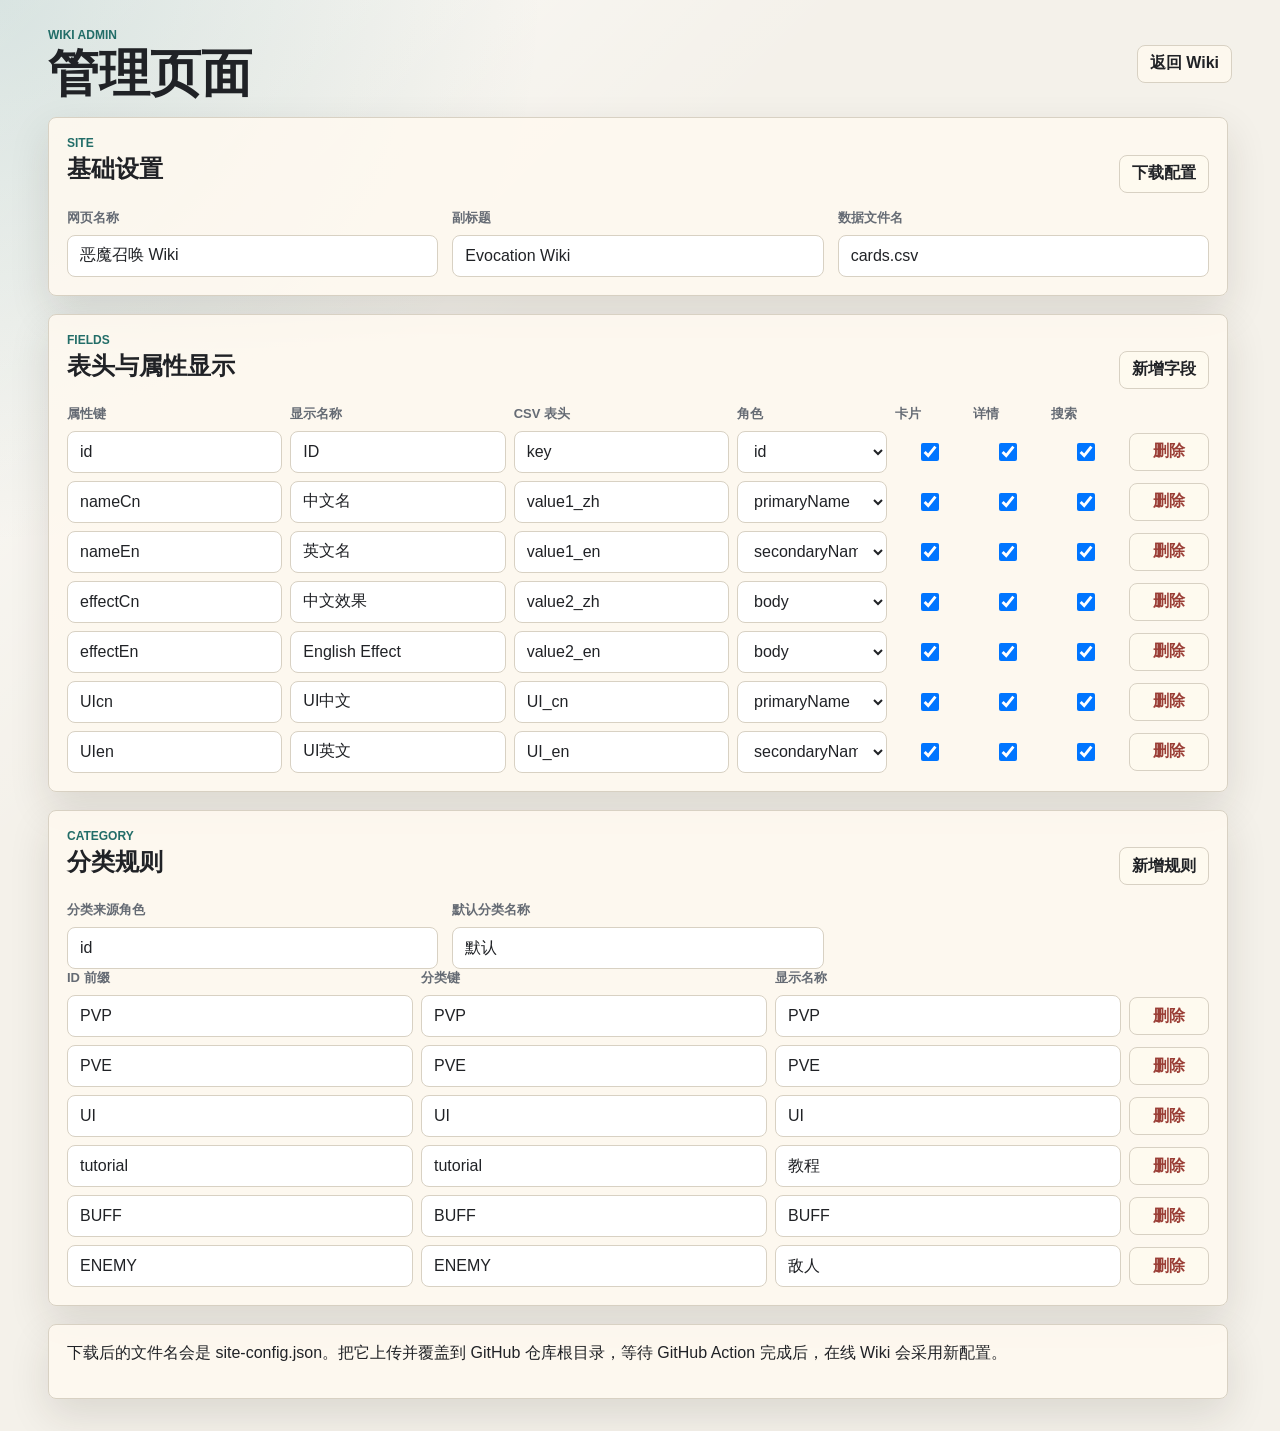
<file: admin.html>
<!doctype html>
<html lang="zh-CN">
  <head>
    <meta charset="utf-8">
    <meta name="viewport" content="width=device-width, initial-scale=1">
    <title>Wiki 管理</title>
    <link rel="stylesheet" href="styles.css">
  </head>
  <body>
    <header class="topbar">
      <div>
        <p class="eyebrow">Wiki Admin</p>
        <h1>管理页面</h1>
      </div>
      <div class="header-actions">
        <a class="text-button" href="index.html">返回 Wiki</a>
      </div>
    </header>

    <main class="admin-shell">
      <section class="content admin-panel">
        <div class="list-head">
          <div>
            <p class="eyebrow">Site</p>
            <h2>基础设置</h2>
          </div>
          <button class="text-button" id="downloadConfig" type="button">下载配置</button>
        </div>

        <div class="form-grid">
          <label>
            <span>网页名称</span>
            <input id="siteNameInput" type="text">
          </label>
          <label>
            <span>副标题</span>
            <input id="taglineInput" type="text">
          </label>
          <label>
            <span>数据文件名</span>
            <input id="dataFileInput" type="text">
          </label>
        </div>
      </section>

      <section class="content admin-panel">
        <div class="list-head">
          <div>
            <p class="eyebrow">Fields</p>
            <h2>表头与属性显示</h2>
          </div>
          <button class="text-button" id="addField" type="button">新增字段</button>
        </div>
        <div class="field-table" id="fieldTable"></div>
      </section>

      <section class="content admin-panel">
        <div class="list-head">
          <div>
            <p class="eyebrow">Category</p>
            <h2>分类规则</h2>
          </div>
          <button class="text-button" id="addRule" type="button">新增规则</button>
        </div>
        <div class="form-grid">
          <label>
            <span>分类来源角色</span>
            <input id="categorySourceInput" type="text" placeholder="id">
          </label>
          <label>
            <span>默认分类名称</span>
            <input id="defaultCategoryInput" type="text">
          </label>
        </div>
        <div class="rule-table" id="ruleTable"></div>
      </section>

      <section class="content admin-panel">
        <p class="status">
          下载后的文件名会是 site-config.json。把它上传并覆盖到 GitHub 仓库根目录，等待 GitHub Action 完成后，在线 Wiki 会采用新配置。
        </p>
      </section>
    </main>

    <script src="admin.js"></script>
  </body>
</html>
</file>
<file: styles.css>
:root {
  --bg: #f4f1ea;
  --ink: #202226;
  --muted: #656b74;
  --line: #d8d1c3;
  --panel: #fffaf0;
  --panel-strong: #f0e5d2;
  --accent: #226d68;
  --accent-strong: #184f4b;
  --gold: #b9842b;
  --red: #9a3d35;
  --shadow: 0 16px 40px rgba(41, 33, 23, 0.12);
}

* {
  box-sizing: border-box;
}

body {
  margin: 0;
  min-height: 100vh;
  background:
    radial-gradient(circle at top left, rgba(34, 109, 104, 0.16), transparent 34rem),
    linear-gradient(135deg, rgba(255, 255, 255, 0.72), transparent 38rem),
    var(--bg);
  color: var(--ink);
  font-family: "Segoe UI", "Microsoft YaHei", Arial, sans-serif;
}

button,
input,
select {
  font: inherit;
}

.topbar {
  min-height: 112px;
  display: flex;
  align-items: center;
  justify-content: space-between;
  gap: 24px;
  padding: 28px clamp(18px, 4vw, 48px) 18px;
}

.eyebrow {
  margin: 0 0 6px;
  color: var(--accent);
  font-size: 12px;
  font-weight: 800;
  letter-spacing: 0;
  text-transform: uppercase;
}

h1,
h2,
p {
  margin-top: 0;
}

h1 {
  margin-bottom: 0;
  font-size: clamp(32px, 4vw, 56px);
  line-height: 1;
}

.header-actions,
.segments {
  display: flex;
  flex-wrap: wrap;
  gap: 8px;
}

.icon-button,
.segments button,
.text-button {
  border: 1px solid var(--line);
  background: rgba(255, 250, 240, 0.82);
  color: var(--ink);
  min-height: 38px;
  border-radius: 8px;
  padding: 0 12px;
  cursor: pointer;
  transition: transform 140ms ease, background 140ms ease, border-color 140ms ease;
}

.icon-button {
  width: 46px;
  padding: 0;
  font-weight: 800;
}

.icon-button:hover,
.segments button:hover,
.text-button:hover,
select:hover {
  transform: translateY(-1px);
  border-color: var(--accent);
}

.icon-button.active,
.segments button.active {
  background: var(--accent);
  border-color: var(--accent);
  color: white;
}

.text-button {
  display: inline-grid;
  place-items: center;
  min-height: 38px;
  text-decoration: none;
  font-weight: 800;
}

.text-button:disabled {
  cursor: not-allowed;
  opacity: 0.55;
}

.text-button.danger {
  color: var(--red);
}

.shell {
  display: grid;
  grid-template-columns: minmax(220px, 280px) minmax(0, 1fr) minmax(260px, 340px);
  gap: 18px;
  padding: 0 clamp(18px, 4vw, 48px) 32px;
}

.admin-shell {
  display: grid;
  gap: 18px;
  padding: 0 clamp(18px, 4vw, 48px) 32px;
}

.admin-panel {
  max-width: 1180px;
}

.panel,
.content {
  border: 1px solid var(--line);
  background: rgba(255, 250, 240, 0.86);
  box-shadow: var(--shadow);
}

.panel {
  border-radius: 8px;
  padding: 18px;
}

.filters,
.detail {
  align-self: start;
  position: sticky;
  top: 16px;
}

.filters section + section {
  margin-top: 22px;
}

.filters h2,
.list-head h2,
.detail h2 {
  margin-bottom: 10px;
  line-height: 1.1;
}

.search span,
.effect-box span,
.meta-box span,
.form-grid span {
  display: block;
  margin-bottom: 8px;
  color: var(--muted);
  font-size: 13px;
  font-weight: 700;
}

input,
select {
  width: 100%;
  min-height: 42px;
  border: 1px solid var(--line);
  border-radius: 8px;
  background: white;
  color: var(--ink);
  padding: 0 12px;
}

input:focus,
select:focus,
button:focus-visible {
  outline: 3px solid rgba(34, 109, 104, 0.22);
  outline-offset: 2px;
}

.stats,
.meta {
  margin: 0;
}

.stats div,
.meta div {
  display: flex;
  justify-content: space-between;
  gap: 12px;
  padding: 10px 0;
  border-bottom: 1px solid var(--line);
}

.stats dt,
.meta dt {
  color: var(--muted);
}

.stats dd,
.meta dd {
  margin: 0;
  font-weight: 800;
  text-align: right;
}

.content {
  border-radius: 8px;
  min-width: 0;
  padding: 18px;
}

.list-head {
  display: flex;
  align-items: end;
  justify-content: space-between;
  gap: 16px;
  margin-bottom: 16px;
}

.list-head select {
  width: 136px;
}

.changelog {
  border: 1px solid var(--line);
  border-radius: 8px;
  background: rgba(255, 255, 255, 0.48);
  padding: 14px;
  margin-bottom: 16px;
}

.changelog-head {
  display: flex;
  align-items: end;
  justify-content: space-between;
  gap: 12px;
  margin-bottom: 10px;
}

.changelog-head h2 {
  margin-bottom: 0;
}

.changelog-list {
  display: grid;
  gap: 10px;
  max-height: 300px;
  overflow: auto;
}

.changelog-item {
  border: 1px solid var(--line);
  border-radius: 8px;
  background: #fffdf8;
  padding: 12px;
}

.changelog-title {
  display: flex;
  align-items: baseline;
  justify-content: space-between;
  gap: 12px;
}

.changelog-title time,
.change-summary,
.changelog-empty,
.change-detail {
  color: var(--muted);
  font-size: 13px;
}

.changelog-item p {
  margin-bottom: 6px;
}

.change-detail {
  margin: 8px 0 0;
  padding-left: 18px;
  line-height: 1.45;
}

.card-grid {
  display: grid;
  grid-template-columns: repeat(auto-fill, minmax(190px, 1fr));
  gap: 12px;
}

.card {
  border: 1px solid var(--line);
  border-radius: 8px;
  min-height: 178px;
  background: linear-gradient(180deg, #fffdf8, #f2eadb);
  padding: 12px;
  display: grid;
  grid-template-rows: auto auto 1fr;
  gap: 10px;
  cursor: pointer;
  text-align: left;
  box-shadow: 0 8px 20px rgba(41, 33, 23, 0.08);
}

.card:hover,
.card.selected {
  border-color: var(--accent);
}

.card.selected {
  box-shadow: 0 0 0 3px rgba(34, 109, 104, 0.16), 0 8px 20px rgba(41, 33, 23, 0.1);
}

.card-top {
  display: flex;
  align-items: center;
  justify-content: space-between;
  gap: 8px;
}

.card-id,
.card-type {
  border-radius: 999px;
  padding: 4px 8px;
  font-size: 12px;
  font-weight: 800;
}

.card-id {
  background: rgba(34, 109, 104, 0.1);
  color: var(--accent-strong);
}

.card-type {
  background: rgba(185, 132, 43, 0.14);
  color: #714f19;
}

.card h3 {
  margin: 0;
  line-height: 1.18;
  font-size: 21px;
}

.card p,
.card-effects p {
  margin-bottom: 0;
  color: var(--muted);
  line-height: 1.45;
}

.card-effects {
  display: grid;
  gap: 8px;
}

.card-effects .en-effect,
.english-effect p {
  color: #4a5968;
  font-size: 14px;
}

.empty {
  margin: 28px 0 10px;
  color: var(--muted);
  text-align: center;
}

.detail-art {
  aspect-ratio: 16 / 10;
  border: 1px solid rgba(32, 34, 38, 0.18);
  border-radius: 8px;
  margin-bottom: 16px;
  display: grid;
  place-items: center;
  background:
    linear-gradient(135deg, rgba(34, 109, 104, 0.9), rgba(185, 132, 43, 0.78)),
    repeating-linear-gradient(45deg, transparent 0 14px, rgba(255, 255, 255, 0.17) 14px 15px);
  color: white;
  font-size: 72px;
  font-weight: 900;
  text-shadow: 0 6px 18px rgba(0, 0, 0, 0.28);
}

.subname {
  color: var(--muted);
  margin-bottom: 16px;
}

.effect-box {
  border: 1px solid var(--line);
  border-radius: 8px;
  background: white;
  padding: 14px;
  margin-bottom: 12px;
}

.effect-box p,
.meta-box p {
  margin-bottom: 0;
  white-space: pre-line;
  line-height: 1.55;
}

.meta-box {
  border-bottom: 1px solid var(--line);
  padding: 10px 0;
}

.form-grid {
  display: grid;
  grid-template-columns: repeat(3, minmax(0, 1fr));
  gap: 14px;
}

.field-table,
.rule-table {
  display: grid;
  gap: 8px;
  overflow-x: auto;
}

.field-row,
.rule-row {
  display: grid;
  gap: 8px;
  align-items: center;
  min-width: 920px;
}

.field-row {
  grid-template-columns: 1fr 1fr 1fr 150px 70px 70px 70px 80px;
}

.rule-row {
  grid-template-columns: 1fr 1fr 1fr 80px;
}

.field-head {
  color: var(--muted);
  font-size: 13px;
  font-weight: 800;
}

.field-row input[type="checkbox"] {
  width: 18px;
  min-height: 18px;
  justify-self: center;
}

@media (max-width: 1080px) {
  .shell {
    grid-template-columns: minmax(220px, 280px) minmax(0, 1fr);
  }

  .detail {
    grid-column: 1 / -1;
    position: static;
  }
}

@media (max-width: 760px) {
  .topbar,
  .list-head {
    align-items: stretch;
    flex-direction: column;
  }

  .shell {
    grid-template-columns: 1fr;
  }

  .filters {
    position: static;
  }

  .list-head select {
    width: 100%;
  }

  .form-grid {
    grid-template-columns: 1fr;
  }
}
</file>
